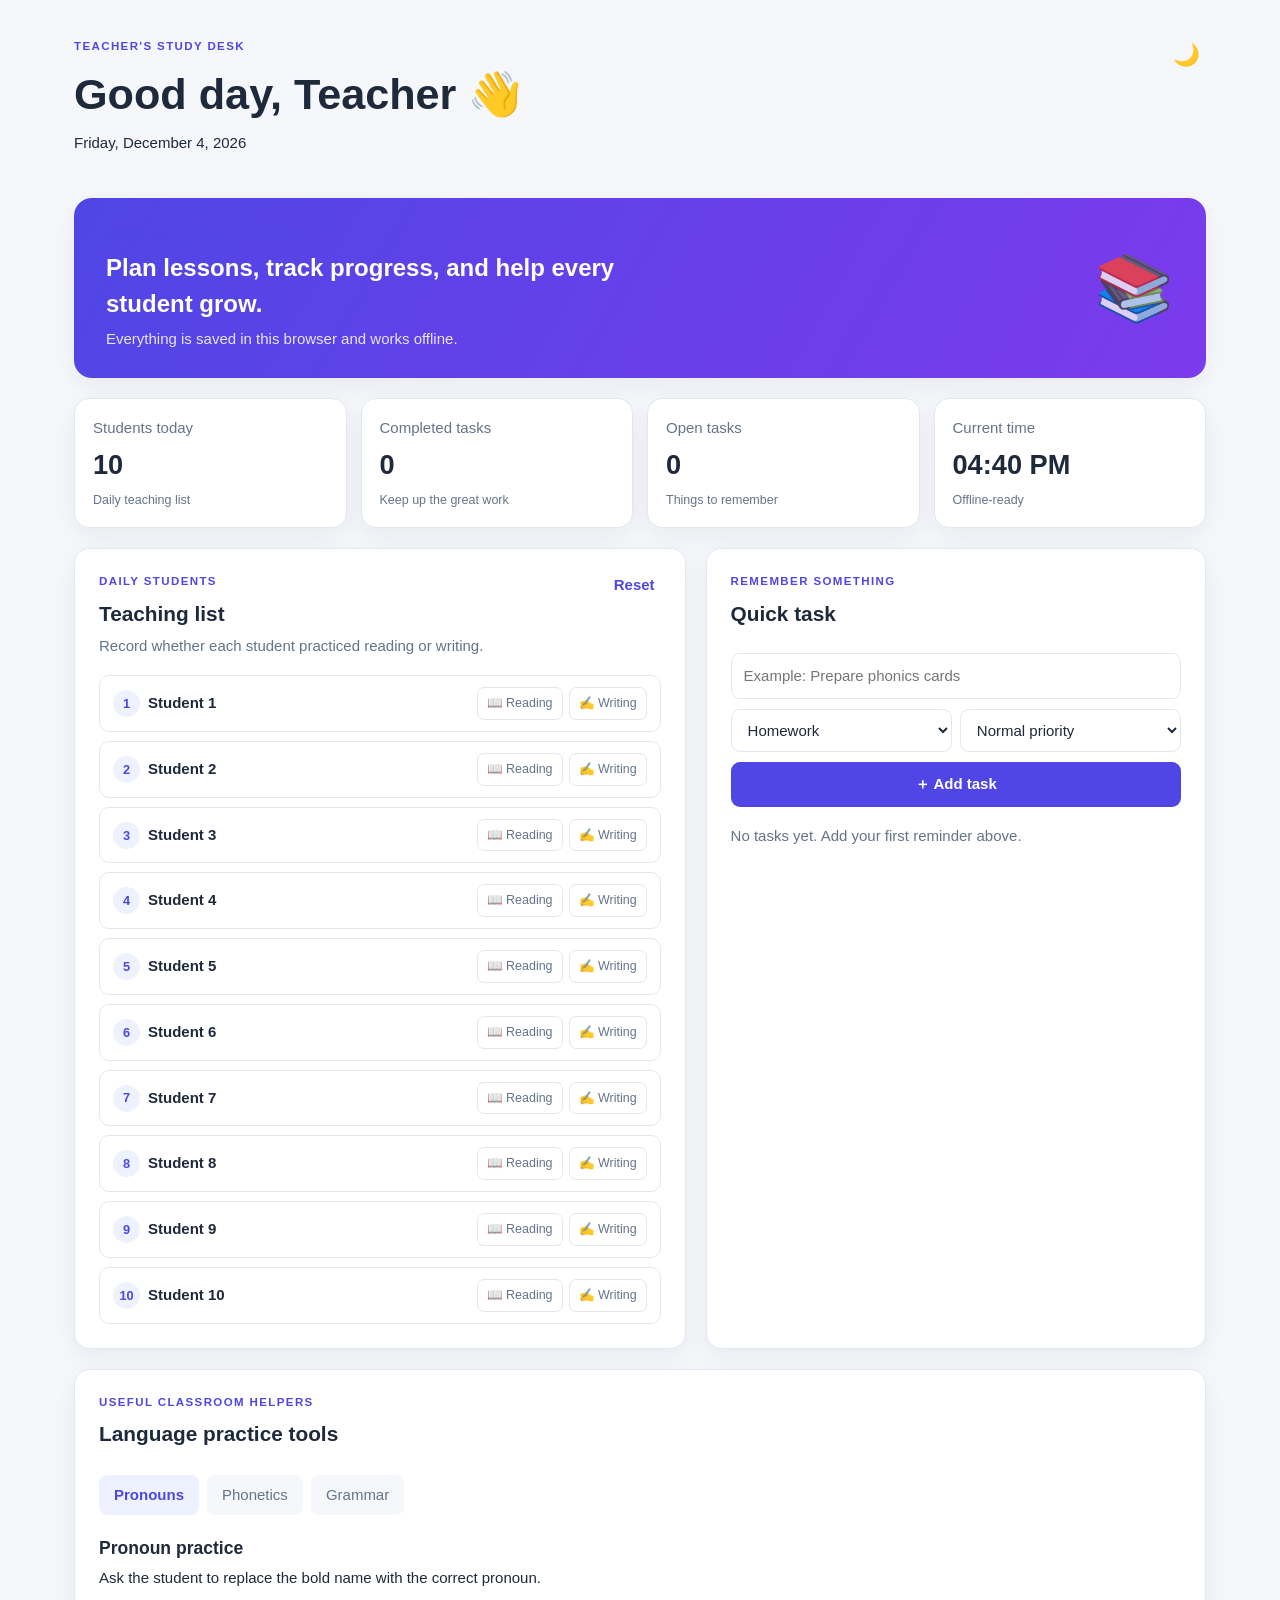
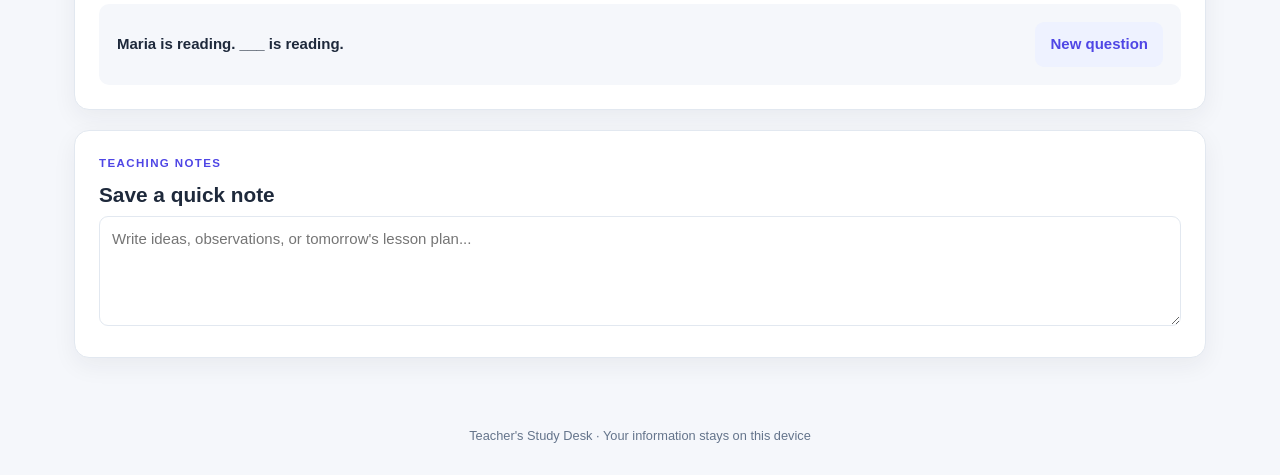
<file: teacher/index.html>
<!DOCTYPE html>
<html lang="en">
<head>
  <meta charset="UTF-8">
  <meta name="viewport" content="width=device-width, initial-scale=1.0">
  <meta name="theme-color" content="#4f46e5">
  <title>Teacher's Study Desk</title>
  <link rel="stylesheet" href="teacher.css">
</head>
<body>
  <header class="topbar">
    <div>
      <p class="eyebrow">Teacher's Study Desk</p>
      <h1>Good day, <span id="teacherName">Teacher</span> 👋</h1>
      <p id="today"></p>
    </div>
    <button id="themeToggle" class="icon-button" title="Toggle dark mode">🌙</button>
  </header>

  <main class="container">
    <section class="welcome-card">
      <div>
        <p class="eyebrow">Your daily teaching space</p>
        <h2>Plan lessons, track progress, and help every student grow.</h2>
        <p>Everything is saved in this browser and works offline.</p>
      </div>
      <div class="welcome-icon">📚</div>
    </section>

    <section class="stats-grid">
      <div class="stat-card"><span>Students today</span><strong id="studentCount">10</strong><small>Daily teaching list</small></div>
      <div class="stat-card"><span>Completed tasks</span><strong id="completedCount">0</strong><small>Keep up the great work</small></div>
      <div class="stat-card"><span>Open tasks</span><strong id="openCount">0</strong><small>Things to remember</small></div>
      <div class="stat-card"><span>Current time</span><strong id="currentTime">--:--</strong><small id="connectionStatus">Offline-ready</small></div>
    </section>

    <div class="content-grid">
      <section class="panel">
        <div class="panel-heading">
          <div>
            <p class="eyebrow">Daily students</p>
            <h2>Teaching list</h2>
          </div>
          <button id="resetStudents" class="text-button">Reset</button>
        </div>
        <p class="muted">Record whether each student practiced reading or writing.</p>
        <div id="studentList" class="student-list"></div>
      </section>

      <section class="panel">
        <div class="panel-heading">
          <div>
            <p class="eyebrow">Remember something</p>
            <h2>Quick task</h2>
          </div>
        </div>
        <form id="taskForm" class="task-form">
          <input id="taskInput" type="text" placeholder="Example: Prepare phonics cards" required>
          <div class="form-row">
            <select id="taskType">
              <option>Homework</option>
              <option>Lesson preparation</option>
              <option>Reminder</option>
            </select>
            <select id="taskPriority">
              <option>Normal priority</option>
              <option>High priority</option>
            </select>
          </div>
          <button class="primary-button" type="submit">＋ Add task</button>
        </form>
        <div id="taskList" class="task-list"></div>
      </section>
    </div>

    <section class="panel">
      <div class="panel-heading">
        <div>
          <p class="eyebrow">Useful classroom helpers</p>
          <h2>Language practice tools</h2>
        </div>
      </div>

      <div class="tool-tabs">
        <button class="tool-tab active" data-tool="pronouns">Pronouns</button>
        <button class="tool-tab" data-tool="phonetics">Phonetics</button>
        <button class="tool-tab" data-tool="grammar">Grammar</button>
      </div>

      <div id="pronouns" class="tool-content active">
        <div class="tool-intro">
          <h3>Pronoun practice</h3>
          <p>Ask the student to replace the bold name with the correct pronoun.</p>
        </div>
        <div class="practice-box">
          <strong id="pronounQuestion">Maria is reading. ___ is reading.</strong>
          <button id="newPronoun" class="secondary-button">New question</button>
        </div>
      </div>

      <div id="phonetics" class="tool-content">
        <div class="tool-intro">
          <h3>Phonics and sounds</h3>
          <p>Choose a sound and ask the student to say words that begin with it.</p>
        </div>
        <div class="sound-grid" id="soundGrid">
          <button data-sound="b">B /b/</button>
          <button data-sound="m">M /m/</button>
          <button data-sound="s">S /s/</button>
          <button data-sound="t">T /t/</button>
          <button data-sound="sh">SH /ʃ/</button>
          <button data-sound="ch">CH /tʃ/</button>
        </div>
        <div id="soundResult" class="practice-box">Choose a sound to begin.</div>
      </div>

      <div id="grammar" class="tool-content">
        <div class="tool-intro">
          <h3>Parts of speech</h3>
          <p>Use these simple examples when teaching grammar.</p>
        </div>
        <div class="grammar-cards">
          <article><span class="badge noun">Noun</span><h3>person, place, or thing</h3><p>teacher · school · book</p></article>
          <article><span class="badge verb">Verb</span><h3>an action word</h3><p>read · write · jump</p></article>
          <article><span class="badge adjective">Adjective</span><h3>describes a noun</h3><p>kind · bright · small</p></article>
          <article><span class="badge adverb">Adverb</span><h3>describes an action</h3><p>quickly · quietly · carefully</p></article>
        </div>
      </div>
    </section>

    <section class="panel notes-panel">
      <div class="panel-heading">
        <div>
          <p class="eyebrow">Teaching notes</p>
          <h2>Save a quick note</h2>
        </div>
        <span class="saved-message" id="savedMessage"></span>
      </div>
      <textarea id="notes" placeholder="Write ideas, observations, or tomorrow's lesson plan..."></textarea>
    </section>
  </main>

  <footer>Teacher's Study Desk · Your information stays on this device</footer>
  <script src="teacher.js"></script>
</body>
</html>
</file>
<file: teacher/teacher.css>
:root {
  --bg: #f5f7fb;
  --card: #ffffff;
  --text: #1e293b;
  --muted: #64748b;
  --border: #e2e8f0;
  --primary: #4f46e5;
  --primary-light: #eef2ff;
  --green: #059669;
  --shadow: 0 8px 25px rgba(30, 41, 59, .06);
}

* { box-sizing: border-box; }
body {
  margin: 0;
  background: var(--bg);
  color: var(--text);
  font: 15px/1.5 Arial, sans-serif;
}
body.dark {
  --bg: #101827;
  --card: #182334;
  --text: #f1f5f9;
  --muted: #a9b6c8;
  --border: #304055;
  --primary-light: #252454;
  --shadow: 0 8px 25px rgba(0, 0, 0, .2);
}
button, input, select, textarea { font: inherit; }
button { cursor: pointer; }
.topbar, .container { max-width: 1180px; margin: auto; }
.topbar {
  padding: 38px 24px 28px;
  display: flex;
  justify-content: space-between;
  align-items: flex-start;
}
h1, h2, h3, p { margin-top: 0; }
h1 { margin-bottom: 5px; font-size: clamp(1.8rem, 4vw, 2.7rem); }
h2 { margin-bottom: 6px; font-size: 1.3rem; }
h3 { margin-bottom: 5px; }
.eyebrow {
  margin-bottom: 7px;
  color: var(--primary);
  font-size: .72rem;
  font-weight: bold;
  letter-spacing: .12em;
  text-transform: uppercase;
}
.muted, small { color: var(--muted); }
.icon-button, .text-button {
  border: 0;
  background: transparent;
  color: var(--muted);
}
.icon-button { font-size: 1.35rem; }
.text-button { color: var(--primary); font-weight: bold; }
.container { padding: 0 24px 30px; }
.welcome-card {
  display: flex;
  justify-content: space-between;
  align-items: center;
  padding: 28px 32px;
  margin-bottom: 20px;
  border-radius: 18px;
  color: white;
  background: linear-gradient(120deg, #4f46e5, #7c3aed);
  box-shadow: var(--shadow);
}
.welcome-card h2 { max-width: 600px; font-size: 1.5rem; }
.welcome-card p:last-child { margin-bottom: 0; opacity: .86; }
.welcome-icon { font-size: 4rem; opacity: .8; }
.stats-grid {
  display: grid;
  grid-template-columns: repeat(4, 1fr);
  gap: 14px;
  margin-bottom: 20px;
}
.stat-card, .panel {
  background: var(--card);
  border: 1px solid var(--border);
  border-radius: 15px;
  box-shadow: var(--shadow);
}
.stat-card { padding: 18px; }
.stat-card span, .stat-card small { display: block; color: var(--muted); }
.stat-card strong { display: block; margin: 5px 0; font-size: 1.7rem; }
.content-grid { display: grid; grid-template-columns: 1.1fr .9fr; gap: 20px; }
.panel { padding: 24px; margin-bottom: 20px; }
.panel-heading { display: flex; justify-content: space-between; align-items: flex-start; gap: 10px; }
.student-list { display: grid; gap: 9px; margin-top: 18px; }
.student-row {
  display: grid;
  grid-template-columns: 1fr auto;
  align-items: center;
  gap: 10px;
  padding: 11px 13px;
  border: 1px solid var(--border);
  border-radius: 10px;
}
.student-name { font-weight: bold; }
.student-number {
  display: inline-grid;
  place-items: center;
  width: 27px; height: 27px;
  margin-right: 8px;
  border-radius: 50%;
  color: var(--primary);
  background: var(--primary-light);
  font-size: .8rem;
}
.student-actions { display: flex; gap: 6px; }
.student-actions button {
  padding: 6px 9px;
  border: 1px solid var(--border);
  border-radius: 7px;
  color: var(--muted);
  background: var(--card);
  font-size: .78rem;
}
.student-actions button.selected { border-color: var(--primary); color: var(--primary); background: var(--primary-light); }
.task-form { display: grid; gap: 10px; margin: 18px 0; }
input, select, textarea {
  width: 100%;
  padding: 11px 12px;
  border: 1px solid var(--border);
  border-radius: 9px;
  outline: none;
  color: var(--text);
  background: var(--card);
}
input:focus, select:focus, textarea:focus { border-color: var(--primary); }
.form-row { display: grid; grid-template-columns: 1fr 1fr; gap: 8px; }
.primary-button, .secondary-button {
  padding: 11px 15px;
  border: 0;
  border-radius: 9px;
  font-weight: bold;
}
.primary-button { color: white; background: var(--primary); }
.secondary-button { color: var(--primary); background: var(--primary-light); }
.task-list { display: grid; gap: 8px; }
.task-item {
  display: flex;
  align-items: center;
  gap: 10px;
  padding: 10px;
  border-bottom: 1px solid var(--border);
}
.task-item.done .task-title { color: var(--muted); text-decoration: line-through; }
.task-item input { width: auto; accent-color: var(--primary); }
.task-title { flex: 1; }
.task-meta { color: var(--muted); font-size: .75rem; }
.delete-task { border: 0; color: #ef4444; background: transparent; font-size: 1.1rem; }
.tool-tabs { display: flex; gap: 8px; margin: 20px 0; overflow-x: auto; }
.tool-tab {
  padding: 9px 15px;
  border: 0;
  border-radius: 8px;
  color: var(--muted);
  background: var(--bg);
  white-space: nowrap;
}
.tool-tab.active { color: var(--primary); background: var(--primary-light); font-weight: bold; }
.tool-content { display: none; }
.tool-content.active { display: block; }
.practice-box {
  display: flex;
  justify-content: space-between;
  align-items: center;
  gap: 15px;
  padding: 18px;
  border-radius: 10px;
  background: var(--bg);
}
.sound-grid { display: flex; flex-wrap: wrap; gap: 8px; margin-bottom: 14px; }
.sound-grid button {
  padding: 10px 16px;
  border: 1px solid var(--border);
  border-radius: 8px;
  color: var(--text);
  background: var(--card);
}
.grammar-cards { display: grid; grid-template-columns: repeat(4, 1fr); gap: 12px; }
.grammar-cards article { padding: 16px; border: 1px solid var(--border); border-radius: 10px; }
.grammar-cards p { margin: 0; color: var(--muted); font-size: .85rem; }
.badge { padding: 4px 8px; border-radius: 20px; font-size: .72rem; font-weight: bold; }
.noun { color: #0369a1; background: #e0f2fe; }
.verb { color: #047857; background: #d1fae5; }
.adjective { color: #b45309; background: #fef3c7; }
.adverb { color: #be123c; background: #ffe4e6; }
textarea { min-height: 110px; resize: vertical; }
.saved-message { color: var(--green); font-size: .85rem; }
footer { padding: 18px 24px 30px; text-align: center; color: var(--muted); font-size: .8rem; }

@media (max-width: 800px) {
  .stats-grid { grid-template-columns: repeat(2, 1fr); }
  .content-grid { grid-template-columns: 1fr; }
  .grammar-cards { grid-template-columns: repeat(2, 1fr); }
}
@media (max-width: 500px) {
  .topbar, .container { padding-left: 15px; padding-right: 15px; }
  .welcome-card { padding: 22px; }
  .welcome-icon { display: none; }
  .student-row { grid-template-columns: 1fr; }
  .student-actions { justify-content: flex-start; }
  .practice-box { align-items: flex-start; flex-direction: column; }
}
</file>
